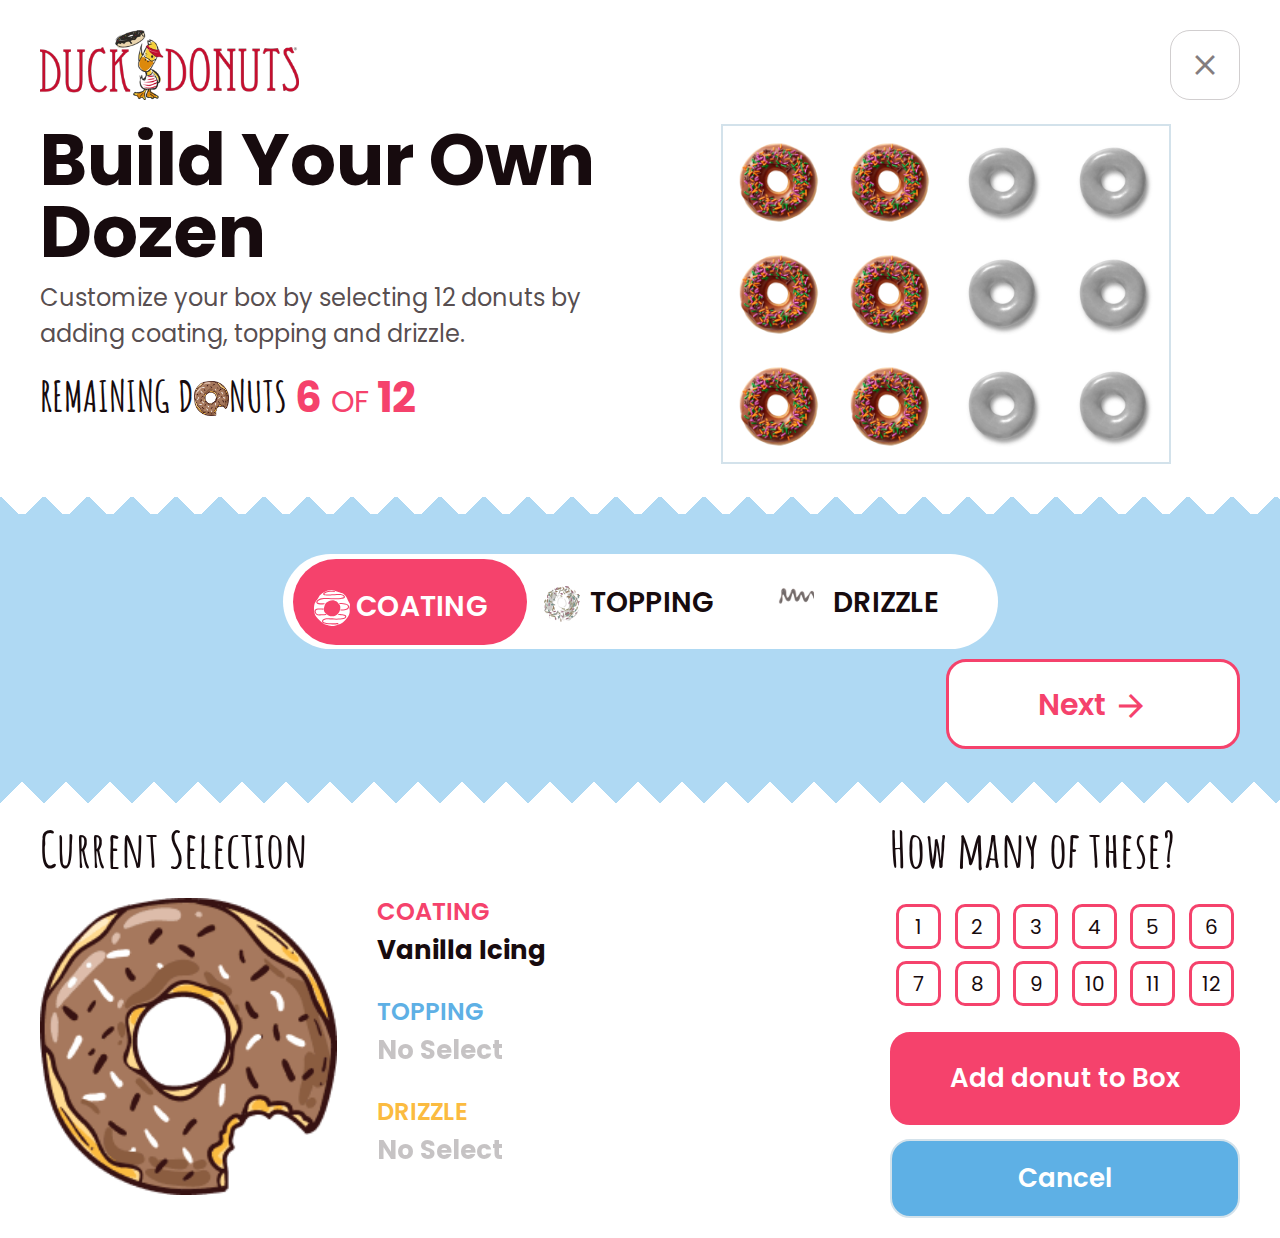
<file: index.html>
<!DOCTYPE html>
<html lang="en">

<head>

    <meta charset="utf-8">
    <meta name="viewport" content="width=device-width, initial-scale=1, shrink-to-fit=no">
    <!-- Webpage Title -->
    <title>Duck Donuts - Order Online</title>
    <meta name="description"
        content="Order Ahead and Skip the Line at Duck Donuts. Place Orders Online or on your Mobile Phone.">
    <meta property="og:title" content="Duck Donuts - Order Online">
    <meta property="og:type" content="restaurant">
    <meta property="og:image" content="https://static.olocdn.net/img/duckdonuts/logo.png?1632750803">
    <meta property="og:url" content="https://order.duckdonuts.com/">
    <meta property="og:description"
        content="Order Ahead and Skip the Line at Duck Donuts. Place Orders Online or on your Mobile Phone.">
    <meta property="og:locale:alternate" content="en_US">
    <meta property="og:site_name" content="Duck Donuts">
    <link rel="shortcut icon" type="image/x-icon" href="images/favicon.ico">
    <link rel="apple-touch-icon" href="https://static.olocdn.net/img/duckdonuts/apple-touch-icon.png?1632750803">

    <!-- Styles -->
    <link href="css/bootstrap.min.css" rel="stylesheet">
    <link href="https://fonts.googleapis.com/icon?family=Material+Icons" rel="stylesheet">
    <link href="css/swiper.css" rel="stylesheet">
    <link href="css/styles.css" rel="stylesheet">
</head>

<body>


    <section class="donut-box-section">
        <div class="dbs-header">
            <a class="logo-image" href="index.html"><img src="images/logo.png" class="img-fluid" /></a>

            <a class="close-btn" href="#">
                <span class="material-icons">
                    close
                </span>
            </a>
        </div>
        <div class="dbs-body">
            <div class="row">
                <div class="col-6">
                    <h1>Build Your Own Dozen</h1>
                    <p>Customize your box by selecting 12 donuts by adding coating,
                        topping and drizzle.
                    </p>
                    <span class="funky">
                        REMAINING D<img src="images/donut 1.png" />NUTS
                        <b id="count">0</b> <span class="funky-normal"> OF </span><b id="total">0</b>
                    </span>
                </div>
                <div class="col-6">
                    <div class="donut-selection">
                        <!--Remove below and rewrite the code for donut selection-->
                        <div class="movie-container d-none">
                            <!--Hidden code-->
                            <!--THis is for donut selection-->
                            <label>Pick a donut:</label>
                            <select id="movie">
                                <option value="10">Strawberry ($10)</option>
                            </select>
                        </div>
                        <!--End waste code-->
                        <div class="container donut-box">
                            <div class="row">
                                <div class="seat selected"></div>
                                <div class="seat selected"></div>
                                <div class="seat"></div>
                                <div class="seat"></div>
                            </div>

                            <div class="row">
                                <div class="seat selected"></div>
                                <div class="seat selected"></div>
                                <div class="seat"></div>
                                <div class="seat"></div>
                            </div>

                            <div class="row">
                                <div class="seat selected"></div>
                                <div class="seat selected"></div>
                                <div class="seat"></div>
                                <div class="seat"></div>
                            </div>
                        </div>
                    </div>

                </div>
            </div>
        </div>

    </section>
    <section class="zig-zag-bottom zig-zag-top">
        <div class="wizard-container">
            <div class="wizard-card" id="wizard">
                <form action="" method="">
                    <div class="wizard-header">

                    </div>
                    <div class="wizard-navigation">
                        <ul class="nav nav-tabs justify-content-center" role="tablist">
                            <li class="nav-item" role="presentation"><a href="#coating" aria-controls="coating" data-toggle="tab" role="tab" class="nav-link  coating1 active">Coating</a></li>
                            <li class="nav-item" role="presentation"><a href="#topping"  aria-controls="topping"  data-toggle="tab" class="nav-link  topping1">Topping</a></li>
                            <li class="nav-item" role="presentation"><a href="#drizzle"  aria-controls="drizzle"  data-toggle="tab" class="nav-link drizzle1">Drizzle</a></li>
                        </ul>
                    </div>

                    <div class="tab-content">
                        <div class="tab-pane" id="coating" role="tabpanel">
                            <div class="row">
                                <div class="col-sm-12">
                                    <h4 class="info-text"> Select your Coating, Choose 1</h4>
                                </div>
                            </div>
                            <div class="choices">
                                <input type="checkbox" name="choice" id="cb1" />
                                <label for="cb1">
                                    <div class="choice-type">
                                        <img src="images/bacon.png" />
                                        Bacon in the Sun
                                    </div>
                                </label>
                                <input type="checkbox" name="choice" id="cb2" /><label for="cb2">
                                    <div class="choice-type">
                                        <img src="images/beachball.png" />
                                        Beach Ball
                                    </div>

                                </label>
                                <input type="checkbox" name="choice" id="cb3" /><label for="cb3">
                                    <div class="choice-type">
                                        <img src="images/blueberry.jpg" />
                                        Blueberry Lemonage
                                    </div>

                                </label>
                                <input type="checkbox" name="choice" id="cb4" /><label for="cb4">
                                    <div class="choice-type">
                                        <img src="images/chocexplo.png" />
                                        Chocolate Explosion
                                    </div>
                                </label>
                                <input type="checkbox" name="choice" id="cb5" />
                                <label for="cb5">
                                    <div class="choice-type">
                                        <img src="images/chocopeanut.png" />
                                        Caramel Crunch
                                    </div>
                                </label>
                                <input type="checkbox" name="choice" id="cb6" /><label for="cb6">
                                    <div class="choice-type">
                                        <img src="images/cinnamon.png" />
                                        Cinnamon Bun
                                    </div>

                                </label>
                                <input type="checkbox" name="choice" id="cb7" /><label for="cb7">
                                    <div class="choice-type">
                                        <img src="images/coconut.png" />
                                        Coconut Bun
                                    </div>

                                </label>
                                <input type="checkbox" name="choice" id="cb8" /><label for="cb8">
                                    <div class="choice-type">
                                        <img src="images/peanut.png" />
                                        Peanut Jelly
                                    </div>
                                </label>
                                <input type="checkbox" name="choice" id="cb9" /><label for="cb9">
                                    <div class="choice-type">
                                        <img src="images/strawberrychoco.png" />
                                        Chocolate Strawberry
                                    </div>
                                </label>
                                <input type="checkbox" name="choice" id="cb10" /><label for="cb10">
                                    <div class="choice-type">
                                        <img src="images/strawberryconfetti.png" />
                                        Strawberry Confetti
                                    </div>
                                </label>
                                <input type="checkbox" name="choice" id="cb11" /><label for="cb11">
                                    <div class="choice-type">
                                        <img src="images/sunrise.png" />
                                        Sunrise
                                    </div>
                                </label>
                                <input type="checkbox" name="choice" id="cb12" /><label for="cb12">
                                    <div class="choice-type">
                                        <img src="images/flip-flop.png" />
                                        The Flip Flop
                                    </div>
                                </label>
                            </div>
                        </div>
                        <div class="tab-pane" id="topping" role="tabpanel">
                            <div class="row">
                                <div class="col-sm-12">
                                    <h4 class="info-text"> Select your Topping, Choose upto 2</h4>
                                </div>
                            </div>
                            <div class="choices">
                                <input type="checkbox" name="choice" id="t1" />
                                <label for="t1">
                                    <div class="choice-type">
                                        <img src="images/none.png" />
                                        None
                                    </div>
                                </label>
                                <input type="checkbox" name="choice" id="t2" /><label for="t2">
                                    <div class="choice-type">
                                        <img src="images/apple.png" />
                                        Apple
                                    </div>

                                </label>
                                <input type="checkbox" name="choice" id="t3" /><label for="t3">
                                    <div class="choice-type">
                                        <img src="images/streu.png" />
                                        Streusel
                                    </div>

                                </label>
                                <input type="checkbox" name="choice" id="t4" /><label for="t4">
                                    <div class="choice-type">
                                        <img src="images/bacont.png" />
                                        Bacon
                                    </div>
                                </label>
                                <input type="checkbox" name="choice" id="t5" />
                                <label for="t5">
                                    <div class="choice-type">
                                        <img src="images/peanutt.png" />
                                        Peanuts
                                    </div>
                                </label>
                                <input type="checkbox" name="choice" id="t6" /><label for="t6">
                                    <div class="choice-type">
                                        <img src="images/graham.png" />
                                        Graham Cracker
                                    </div>

                                </label>
                                <input type="checkbox" name="choice" id="t7" /><label for="t7">
                                    <div class="choice-type">
                                        <img src="images/oreo.png" />
                                        Oreos
                                    </div>

                                </label>
                                <input type="checkbox" name="choice" id="t8" /><label for="t8">
                                    <div class="choice-type">
                                        <img src="images/cinnamonsugar.png" />
                                        Cinnamon Sugar
                                    </div>
                                </label>
                                <input type="checkbox" name="choice" id="t9" /><label for="t9">
                                    <div class="choice-type">
                                        <img src="images/coconutt.png" />
                                        Coconut
                                    </div>
                                </label>
                                <input type="checkbox" name="choice" id="t10" /><label for="t10">
                                    <div class="choice-type">
                                        <img src="images/rainbow.png" />
                                        Rainbow Sprinkles
                                    </div>
                                </label>
                                <input type="checkbox" name="choice" id="t11" /><label for="t11">
                                    <div class="choice-type">
                                        <img src="images/chocosprinkles.png" />
                                        Chocolate Sprinkles
                                    </div>
                                </label>
                                <input type="checkbox" name="choice" id="t12" /><label for="t12">
                                    <div class="choice-type">
                                        <img src="images/sugar.png" />
                                        Powdered Sugar
                                    </div>
                                </label>
                            </div>
                        </div>
                        <div class="tab-pane" id="drizzle" role="tabpanel">
                            <div class="row">
                                <div class="col-sm-12">
                                    <h4 class="info-text"> Select your Drizzle, Choose 1</h4>
                                </div>
                            </div>
                            <div class="choices">
                                <input type="checkbox" name="choice" id="d1" />
                                <label for="d1">
                                    <div class="choice-type">
                                        <img src="images/none.png" />
                                        None
                                    </div>
                                </label>
                                <input type="checkbox" name="choice" id="d2" /><label for="d2">
                                    <div class="choice-type">
                                        <img src="images/pumpkin.png" />
                                        Pumpkin
                                    </div>

                                </label>
                                <input type="checkbox" name="choice" id="d3" /><label for="d3">
                                    <div class="choice-type">
                                        <img src="images/Hotfudge.png" />
                                        Hot Fudge
                                    </div>

                                </label>
                                <input type="checkbox" name="choice" id="d4" /><label for="d4">
                                    <div class="choice-type">
                                        <img src="images/rasperry.png" />
                                        Raspberry
                                    </div>
                                </label>
                                <input type="checkbox" name="choice" id="d5" />
                                <label for="d5">
                                    <div class="choice-type">
                                        <img src="images/vannilla.png" />
                                        Vanilla
                                    </div>
                                </label>
                                <input type="checkbox" name="choice" id="d6" /><label for="d6">
                                    <div class="choice-type">
                                        <img src="images/choco.png" />
                                        Chocolate
                                    </div>

                                </label>
                                <input type="checkbox" name="choice" id="d7" /><label for="d7">
                                    <div class="choice-type">
                                        <img src="images/choco.png" />
                                        Chocolate
                                    </div>

                                </label>
                                <input type="checkbox" name="choice" id="d8" /><label for="d8">
                                    <div class="choice-type">
                                        <img src="images/choco.png" />
                                        Chocolate
                                    </div>
                                </label>
                                <input type="checkbox" name="choice" id="d9" /><label for="d9">
                                    <div class="choice-type">
                                        <img src="images/choco.png" />
                                        Chocolate
                                    </div>
                                </label>
                                <input type="checkbox" name="choice" id="d10" /><label for="d10">
                                    <div class="choice-type">
                                        <img src="images/choco.png" />
                                        Chocolate
                                    </div>
                                </label>
                                <input type="checkbox" name="choice" id="d11" /><label for="d11">
                                    <div class="choice-type">
                                        <img src="images/choco.png" />
                                        Chocolate
                                    </div>
                                </label>
                                <input type="checkbox" name="choice" id="d12" /><label for="d12">
                                    <div class="choice-type">
                                        <img src="images/flip-flop.png" />
                                        The Flip Flop
                                    </div>
                                </label>
                            </div>
                        </div>
                    </div>
                    <div class="wizard-footer">
                        <div class="float-end">
                            <button class='btn btn-next btn-fill btn-danger btn-wd'>
                                Next <i class="material-icons">arrow_forward</i>
                            </button>
                            <button class='btn btn-finish btn-fill btn-danger btn-wd'>
                                Next <i class="material-icons">arrow_forward</i>
                            </button>
                        </div>
                        <div class="float-start">
                            <button class='btn btn-previous btn-fill btn-danger btn-wd'>
                                <i  class="material-icons"> arrow_back</i> Previous
                            </button>
                        </div>
                        <div class="clearfix"></div>
                    </div>
                </form>
            </div>
        </div> <!-- wizard container -->
    </section>
    <section class="bottom-section">
        
            <div class="left-section">
                <h3>Current Selection</h3>
                <div class="row">
                    <div class="col-6"><img src="images/donut 1@3x.png" class="img-fluid" /></div>
                    <div class="col-6">
                        <h4 class="coating-head">Coating</h4>
                        <h5 class="type">Vanilla Icing</h5><br />
                        <h4 class="topping-head">Topping</h4>
                        <h5 class="type no-select">No Select</h5><br />
                        <h4 class="drizzle-head">Drizzle</h4>
                        <h5 class="type no-select">No Select</h5>
                    </div>
                </div>
            </div>
            <div class="right-section">
                <h3>How many of these?</h3>
                <div class="d-flex flex-row flex-wrap justify-content-between quantity">
                    <input type="checkbox" name="qty" id="qty1" class="qtyselect" />
                    <label for="qty1">1</label>
                    <input type="checkbox" name="qty" id="qty2" class="qtyselect" />
                    <label for="qty2">2</label>
                    <input type="checkbox" name="qty" id="qty3" class="qtyselect" />
                    <label for="qty3">3</label>
                    <input type="checkbox" name="qty" id="qty4" class="qtyselect" />
                    <label for="qty4">4</label>
                    <input type="checkbox" name="qty" id="qty5" class="qtyselect" />
                    <label for="qty5">5</label>
                    <input type="checkbox" name="qty" id="qty6" class="qtyselect" />
                    <label for="qty6">6</label>
                    <input type="checkbox" name="qty" id="qty7" class="qtyselect" />
                    <label for="qty7">7</label>
                    <input type="checkbox" name="qty" id="qty8" class="qtyselect" />
                    <label for="qty8">8</label>
                    <input type="checkbox" name="qty" id="qty9" class="qtyselect" />
                    <label for="qty9">9</label>
                    <input type="checkbox" name="qty" id="qty10" class="qtyselect" />
                    <label for="qty10">10</label>
                    <input type="checkbox" name="qty" id="qty11" class="qtyselect" />
                    <label for="qty11">11</label>
                    <input type="checkbox" name="qty" id="qty12" class="qtyselect" />
                    <label for="qty12">12</label>
                </div>
                <button class="btn btn-add active">Add donut to Box</button>
                <button class="btn btn-cancel">Cancel</button>
            </div>
       
    </section>


    <!-- Scripts -->
    <script type="text/javascript">

        $(document).ready(function () {
            //Initialize tooltips
            alert('dsdf');
            $('.nav-tabs > li a[title]').tooltip();

            //Wizard
            $('a[data-toggle="tab"]').on('show.bs.tab', function (e) {

                var $target = $(e.target);

                if ($target.parent().hasClass('disabled')) {
                    return false;
                }
            });

            $(".next-step").click(function (e) {

                var $active = $('.wizard .nav-tabs li.active');
                $active.next().removeClass('disabled');
                nextTab($active);

            });
            $(".prev-step").click(function (e) {

                var $active = $('.wizard .nav-tabs li.active');
                prevTab($active);

            });
        });

        function nextTab(elem) {
            $(elem).next().find('a[data-toggle="tab"]').click();
        }
        function prevTab(elem) {
            $(elem).prev().find('a[data-toggle="tab"]').click();
        }
        $('.qtyselect').on('change', function () {
            if ($('.qtyselect:checked').length > 1) {
                this.checked = false;
            }
        });
    </script>

    <script src="https://cdnjs.cloudflare.com/ajax/libs/jquery/3.1.0/jquery.min.js"></script>
    <script src="js/bootstrap.min.js"></script> <!-- Bootstrap framework -->
    <script src="js/scripts.js"></script> <!-- Custom scripts -->
</body>

</html>
</file>
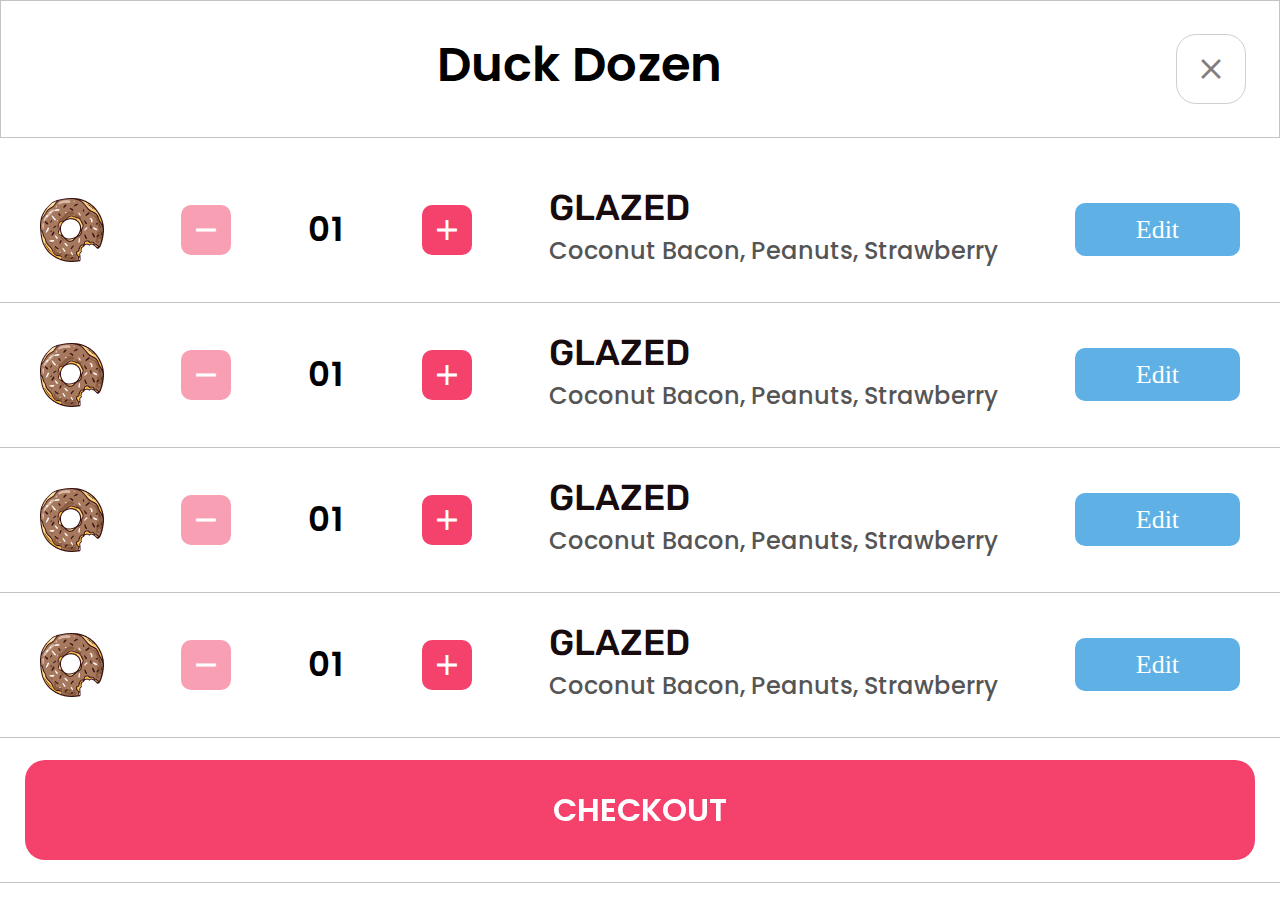
<file: review.html>
<!DOCTYPE html>
<html lang="en">

<head>

    <meta charset="utf-8">
    <meta name="viewport" content="width=device-width, initial-scale=1, shrink-to-fit=no">
    <!-- Webpage Title -->
    <title>Duck Donuts - Order Online</title>
    <meta name="description"
        content="Order Ahead and Skip the Line at Duck Donuts. Place Orders Online or on your Mobile Phone.">
    <meta property="og:title" content="Duck Donuts - Order Online">
    <meta property="og:type" content="restaurant">
    <meta property="og:image" content="https://static.olocdn.net/img/duckdonuts/logo.png?1632750803">
    <meta property="og:url" content="https://order.duckdonuts.com/">
    <meta property="og:description"
        content="Order Ahead and Skip the Line at Duck Donuts. Place Orders Online or on your Mobile Phone.">
    <meta property="og:locale:alternate" content="en_US">
    <meta property="og:site_name" content="Duck Donuts">
    <link rel="shortcut icon" type="image/x-icon" href="images/favicon.ico">
    <link rel="apple-touch-icon" href="https://static.olocdn.net/img/duckdonuts/apple-touch-icon.png?1632750803">

    <link href="css/bootstrap.min.css" rel="stylesheet">
    <link href="https://fonts.googleapis.com/icon?family=Material+Icons" rel="stylesheet">
    <link href="css/swiper.css" rel="stylesheet">
    <link href="css/styles.css" rel="stylesheet">
    <!--fonts-->
    <link rel="preconnect" href="https://fonts.googleapis.com">
    <link rel="preconnect" href="https://fonts.gstatic.com" crossorigin>
    <link href="https://fonts.googleapis.com/css2?family=Rubik:wght@500&display=swap" rel="stylesheet">
</head>

<body>


    <section class="review-heading">
        <div class="d-flex flex-row flex-nowrap justify-content-between align-items-center">
            <h3>Duck Dozen</h3>
            <a class="close-btn" href="#">
                <span class="material-icons">
                    close
                </span>
            </a>
        </div>
    </section>
    <section class="review-list">
        <!--Item 1-->
        <div class="d-flex flex-row justify-content-between align-items-center each-item">
            <img src="images/donut 1.png" />
            <button class="btn btn-minus opacity-5"> <i class="material-icons">
                    remove</i></button>
            <div>01 </div>
            <button class="btn btn-plus"><i class="material-icons">
                add</i></button>
            <div class="d-flex flex-column">
                <h4>GLAZED</h4>
                <h5 class="description">Coconut Bacon, Peanuts, Strawberry</h5>
            </div>
            <button class="btn btn-edit">
                Edit
            </button>
        </div>
        <!--End Item 1-->
        <!--Other items-->
        <div class="d-flex flex-row justify-content-between align-items-center each-item">
            <img src="images/donut 1.png" />
            <button class="btn btn-minus opacity-5"><i class="material-icons">remove</i></button>
            <div>01 </div>
            <button class="btn btn-plus"><i class="material-icons">add</i></button>
            <div class="d-flex flex-column">
                <h4>GLAZED</h4>
                <h5 class="description">Coconut Bacon, Peanuts, Strawberry</h5>
            </div>
            <button class="btn btn-edit">
                Edit
            </button>
        </div>
        <div class="d-flex flex-row justify-content-between align-items-center each-item">
            <img src="images/donut 1.png" />
            <button class="btn btn-minus opacity-5"><i class="material-icons">remove</i></button>
            <div>01 </div>
            <button class="btn btn-plus"><i class="material-icons">add</i></button>
            <div class="d-flex flex-column">
                <h4>GLAZED</h4>
                <h5 class="description">Coconut Bacon, Peanuts, Strawberry</h5>
            </div>
            <button class="btn btn-edit">
                Edit
            </button>
        </div>
        <div class="d-flex flex-row justify-content-between align-items-center each-item">
            <img src="images/donut 1.png" />
            <button class="btn btn-minus opacity-5"><i class="material-icons">remove</i></button>
            <div>01 </div>
            <button class="btn btn-plus"><i class="material-icons">add</i></button>
            <div class="d-flex flex-column">
                <h4>GLAZED</h4>
                <h5 class="description">Coconut Bacon, Peanuts, Strawberry</h5>
            </div>
            <button class="btn btn-edit">
                Edit
            </button>
        </div>
        <div class="d-flex flex-row justify-content-between align-items-center each-item">
            <img src="images/donut 1.png" />
            <button class="btn btn-minus opacity-5"><i class="material-icons">remove</i></button>
            <div>01 </div>
            <button class="btn btn-plus"><i class="material-icons">add</i></button>
            <div class="d-flex flex-column">
                <h4>GLAZED</h4>
                <h5 class="description">Coconut Bacon, Peanuts, Strawberry</h5>
            </div>
            <button class="btn btn-edit">
                Edit
            </button>
        </div>
        <div class="d-flex flex-row justify-content-between align-items-center each-item">
            <img src="images/donut 1.png" />
            <button class="btn btn-minus opacity-5"><i class="material-icons">remove</i></button>
            <div>01 </div>
            <button class="btn btn-plus"><i class="material-icons">add</i></button>
            <div class="d-flex flex-column">
                <h4>GLAZED</h4>
                <h5 class="description">Coconut Bacon, Peanuts, Strawberry</h5>
            </div>
            <button class="btn btn-edit">
                Edit
            </button>
        </div>
        <div class="d-flex flex-row justify-content-between align-items-center each-item">
            <img src="images/donut 1.png" />
            <button class="btn btn-minus opacity-5"><i class="material-icons">remove</i></button>
            <div>01 </div>
            <button class="btn btn-plus"><i class="material-icons">add</i></button>
            <div class="d-flex flex-column">
                <h4>GLAZED</h4>
                <h5 class="description">Coconut Bacon, Peanuts, Strawberry</h5>
            </div>
            <button class="btn btn-edit">
                Edit
            </button>
        </div>
        <div class="d-flex flex-row justify-content-between align-items-center each-item">
            <img src="images/donut 1.png" />
            <button class="btn btn-minus opacity-5"><i class="material-icons">remove</i></button>
            <div>01 </div>
            <button class="btn btn-plus"><i class="material-icons">add</i></button>
            <div class="d-flex flex-column">
                <h4>GLAZED</h4>
                <h5 class="description">Coconut Bacon, Peanuts, Strawberry</h5>
            </div>
            <button class="btn btn-edit">
                Edit
            </button>
        </div>
        <div class="d-flex flex-row justify-content-between align-items-center each-item">
            <img src="images/donut 1.png" />
            <button class="btn btn-minus opacity-5"><i class="material-icons">remove</i></button>
            <div>01 </div>
            <button class="btn btn-plus"><i class="material-icons">add</i></button>
            <div class="d-flex flex-column">
                <h4>GLAZED</h4>
                <h5 class="description">Coconut Bacon, Peanuts, Strawberry</h5>
            </div>
            <button class="btn btn-edit">
                Edit
            </button>
        </div>
        <div class="d-flex flex-row justify-content-between align-items-center each-item">
            <img src="images/donut 1.png" />
            <button class="btn btn-minus opacity-5"><i class="material-icons">remove</i></button>
            <div>01 </div>
            <button class="btn btn-plus"><i class="material-icons">add</i></button>
            <div class="d-flex flex-column">
                <h4>GLAZED</h4>
                <h5 class="description">Coconut Bacon, Peanuts, Strawberry</h5>
            </div>
            <button class="btn btn-edit">
                Edit
            </button>
        </div>
        <div class="d-flex flex-row justify-content-between align-items-center each-item">
            <img src="images/donut 1.png" />
            <button class="btn btn-minus opacity-5"><i class="material-icons">remove</i></button>
            <div>01 </div>
            <button class="btn btn-plus"><i class="material-icons">add</i></button>
            <div class="d-flex flex-column">
                <h4>GLAZED</h4>
                <h5 class="description">Coconut Bacon, Peanuts, Strawberry</h5>
            </div>
            <button class="btn btn-edit">
                Edit
            </button>
        </div>
        <div class="d-flex flex-row justify-content-between align-items-center each-item">
            <img src="images/donut 1.png" />
            <button class="btn btn-minus opacity-5"><i class="material-icons">remove</i></button>
            <div>01 </div>
            <button class="btn btn-plus"><i class="material-icons">add</i></button>
            <div class="d-flex flex-column">
                <h4>GLAZED</h4>
                <h5 class="description">Coconut Bacon, Peanuts, Strawberry</h5>
            </div>
            <button class="btn btn-edit">
                Edit
            </button>
        </div>
        <div class="d-flex flex-row justify-content-between align-items-center each-item">
            <img src="images/donut 1.png" />
            <button class="btn btn-minus opacity-5"><i class="material-icons">remove</i></button>
            <div>01 </div>
            <button class="btn btn-plus"><i class="material-icons">add</i></button>
            <div class="d-flex flex-column">
                <h4>GLAZED</h4>
                <h5 class="description">Coconut Bacon, Peanuts, Strawberry</h5>
            </div>
            <button class="btn btn-edit">
                Edit
            </button>
        </div>
        <div class="d-flex flex-row justify-content-between align-items-center each-item">
            <img src="images/donut 1.png" />
            <button class="btn btn-minus opacity-5"><i class="material-icons">remove</i></button>
            <div>01 </div>
            <button class="btn btn-plus"><i class="material-icons">add</i></button>
            <div class="d-flex flex-column">
                <h4>GLAZED</h4>
                <h5 class="description">Coconut Bacon, Peanuts, Strawberry</h5>
            </div>
            <button class="btn btn-edit">
                Edit
            </button>
        </div>
        <div class="d-flex flex-row justify-content-between align-items-center each-item">
            <img src="images/donut 1.png" />
            <button class="btn btn-minus opacity-5"><i class="material-icons">remove</i></button>
            <div>01 </div>
            <button class="btn btn-plus"><i class="material-icons">add</i></button>
            <div class="d-flex flex-column">
                <h4>GLAZED</h4>
                <h5 class="description">Coconut Bacon, Peanuts, Strawberry</h5>
            </div>
            <button class="btn btn-edit">
                Edit
            </button>
        </div>
        <div class="d-flex flex-row justify-content-between align-items-center each-item">
            <img src="images/donut 1.png" />
            <button class="btn btn-minus opacity-5"><i class="material-icons">remove</i></button>
            <div>01 </div>
            <button class="btn btn-plus"><i class="material-icons">add</i></button>
            <div class="d-flex flex-column">
                <h4>GLAZED</h4>
                <h5 class="description">Coconut Bacon, Peanuts, Strawberry</h5>
            </div>
            <button class="btn btn-edit">
                Edit
            </button>
        </div>
        <div class="d-flex flex-row justify-content-between align-items-center each-item">
            <img src="images/donut 1.png" />
            <button class="btn btn-minus opacity-5"><i class="material-icons">remove</i></button>
            <div>01 </div>
            <button class="btn btn-plus"><i class="material-icons">add</i></button>
            <div class="d-flex flex-column">
                <h4>GLAZED</h4>
                <h5 class="description">Coconut Bacon, Peanuts, Strawberry</h5>
            </div>
            <button class="btn btn-edit">
                Edit
            </button>
        </div>
        <div class="d-flex flex-row justify-content-between align-items-center each-item">
            <img src="images/donut 1.png" />
            <button class="btn btn-minus opacity-5"><i class="material-icons">remove</i></button>
            <div>01 </div>
            <button class="btn btn-plus"><i class="material-icons">add</i></button>
            <div class="d-flex flex-column">
                <h4>GLAZED</h4>
                <h5 class="description">Coconut Bacon, Peanuts, Strawberry</h5>
            </div>
            <button class="btn btn-edit">
                Edit
            </button>
        </div>
        <div class="d-flex flex-row justify-content-between align-items-center each-item">
            <img src="images/donut 1.png" />
            <button class="btn btn-minus opacity-5"><i class="material-icons">remove</i></button>
            <div>01 </div>
            <button class="btn btn-plus"><i class="material-icons">add</i></button>
            <div class="d-flex flex-column">
                <h4>GLAZED</h4>
                <h5 class="description">Coconut Bacon, Peanuts, Strawberry</h5>
            </div>
            <button class="btn btn-edit">
                Edit
            </button>
        </div>
        <div class="d-flex flex-row justify-content-between align-items-center each-item">
            <img src="images/donut 1.png" />
            <button class="btn btn-minus opacity-5"><i class="material-icons">remove</i></button>
            <div>01 </div>
            <button class="btn btn-plus"><i class="material-icons">add</i></button>
            <div class="d-flex flex-column">
                <h4>GLAZED</h4>
                <h5 class="description">Coconut Bacon, Peanuts, Strawberry</h5>
            </div>
            <button class="btn btn-edit">
                Edit
            </button>
        </div>
        <div class="d-flex flex-row justify-content-between align-items-center each-item">
            <img src="images/donut 1.png" />
            <button class="btn btn-minus opacity-5"><i class="material-icons">remove</i></button>
            <div>01 </div>
            <button class="btn btn-plus"><i class="material-icons">add</i></button>
            <div class="d-flex flex-column">
                <h4>GLAZED</h4>
                <h5 class="description">Coconut Bacon, Peanuts, Strawberry</h5>
            </div>
            <button class="btn btn-edit">
                Edit
            </button>
        </div>
        <div class="d-flex flex-row justify-content-between align-items-center each-item">
            <img src="images/donut 1.png" />
            <button class="btn btn-minus opacity-5"><i class="material-icons">remove</i></button>
            <div>01 </div>
            <button class="btn btn-plus"><i class="material-icons">add</i></button>
            <div class="d-flex flex-column">
                <h4>GLAZED</h4>
                <h5 class="description">Coconut Bacon, Peanuts, Strawberry</h5>
            </div>
            <button class="btn btn-edit">
                Edit
            </button>
        </div>
        <div class="d-flex flex-row justify-content-between align-items-center each-item">
            <img src="images/donut 1.png" />
            <button class="btn btn-minus opacity-5"><i class="material-icons">remove</i></button>
            <div>01 </div>
            <button class="btn btn-plus"><i class="material-icons">add</i></button>
            <div class="d-flex flex-column">
                <h4>GLAZED</h4>
                <h5 class="description">Coconut Bacon, Peanuts, Strawberry</h5>
            </div>
            <button class="btn btn-edit">
                Edit
            </button>
        </div>
        <div class="d-flex flex-row justify-content-between align-items-center each-item">
            <img src="images/donut 1.png" />
            <button class="btn btn-minus opacity-5"><i class="material-icons">remove</i></button>
            <div>01 </div>
            <button class="btn btn-plus"><i class="material-icons">add</i></button>
            <div class="d-flex flex-column">
                <h4>GLAZED</h4>
                <h5 class="description">Coconut Bacon, Peanuts, Strawberry</h5>
            </div>
            <button class="btn btn-edit">
                Edit
            </button>
        </div>

    </section>
    <section class="footer-review">
        <button class="btn btn-checkout">Checkout</button>
    </section>

    <!-- Scripts -->
    <script type="text/javascript">

    </script>

    <script src="https://cdnjs.cloudflare.com/ajax/libs/jquery/3.1.0/jquery.min.js"></script>
    <script src="js/bootstrap.min.js"></script> <!-- Bootstrap framework -->
    <script src="js/scripts.js"></script> <!-- Custom scripts -->
</body>

</html>
</file>
<file: css/styles.css>
@import url("https://fonts.googleapis.com/css2?family=Amatic+SC:wght@400;700&family=Poppins:wght@100;200;300;400;500;600;700;800;900&display=swap");

body {
    --primary: #f5426c;
    --secondary: #5eb0e5;
    --wizardbg: #afd9f3;
    color: #170b0e;
    font-family: "Poppins", sans-serif;
}

/*Dynamimc Icons*/
.coating1 {
    --icons: url("../images/Coating.svg");
}

.drizzle1 {
    --icons: url("../images/Drizzle.svg");
}

.topping1 {
    --icons: url("../images/Topping.svg");
}
h1 {
    font-size: 72px;
    font-weight: 700;
    line-height: 1;
    margin-bottom: 0;
}
.donut-box-section {
    width: 100%;
    padding: 30px 40px 50px 40px;
}
.donut-box-section .dbs-header {
    display: flex;
    justify-content: space-between;
    align-items: center;
    margin-bottom: 1.5rem;
}
.donut-box-section .dbs-header .logo-image img {
    height: 70px;
    width: auto;
}
.close-btn {
    height: 70px;
    width: 70px;
    border-radius: 20px;
    padding: 17px;
    border: 1px solid rgb(23 11 14 / 20%);
}
.close-btn span {
    font-size: 34px;
    color: rgb(23 11 14 / 54%);
}
.donut-box-section .dbs-body {
    width: 100%;
}
.donut-box-section .dbs-body p {
    font-size: 1.5rem;
    color: rgb(23 11 14 / 74%);
    margin: 12px 0;
}
span.funky {
    font-family: "Amatic SC", cursive;
    font-size: 42px;
    font-weight: 600;
}
span.funky b {
    font-family: "Poppins", sans-serif;
    font-weight: 700;
    color: var(--primary);
}

span.funky img {
    width: 35px;
    height: auto;
}
span.funky span.funky-normal {
    font-family: "Poppins", sans-serif;
    font-weight: 400;
    font-size: 30px;
    color: var(--primary);
}

/*donut seection*/
.movie-container {
    margin: 20px 0;
}

.movie-container select {
    background-color: #fff;
    border: 0;
    border-radius: 5px;
    font-size: 14px;
    margin-left: 10px;
    padding: 5px 15px 5px 15px;
    appearance: none;
    -moz-appearance: none;
    -webkit-appearance: none;
}
.donut-box {
    max-width: 450px;
    margin: 0 auto;
    border: 2px solid #d3e2eb;
}
.donut-box .row {
    justify-content: space-between;
}

.seat {
    /*background-color: #444451;*/
    background-image: url("../images/plain.png");
    background-size: 100%;
    background-repeat: no-repeat;
    height: 88px;
    width: 88px;
    margin: 12px 0;
    border-radius: 50%;
}

.seat.selected {
    background-image: url("../images/strawberryconfetti.png");
    background-size: 100%;
    background-repeat: no-repeat;
}

.seat.occupied {
    background-color: #f00;
}

.seat:not(.occupied):hover {
    cursor: pointer;
    transform: scale(1.2);
}

.showcase.seat:not(.occupied):hover {
    cursor: default;
    transform: scale(1);
}

.showcase {
    background-color: rgba(0, 0, 0, 0.1);
    padding: 5px 10px;
    border-radius: 5px;
    color: #777;
    list-style-type: none;
    display: flex;
    justify-content: space-between;
}

.showcase li {
    display: flex;
    align-items: center;
    justify-content: center;
    margin: 0 10px;
}

.showcase li small {
    margin-left: 2px;
}

/*Zig Zag Background*/
.zig-zag-top:before {
    background: linear-gradient(-45deg, var(--wizardbg) 45px, red 45px, blue 45px, transparent 0),
        linear-gradient(45deg, var(--wizardbg) 45px, transparent 0);
    background-position: left top;
    background-repeat: repeat-x;
    background-size: 44px 62px;
    content: " ";
    display: block;
    height: 20px;
    width: 100%;
    position: relative;
    bottom: 17px;
    left: 0;
}

.zig-zag-bottom {
    margin: 32px 0;
    margin-top: 0;
    background: var(--wizardbg);
}

.zig-zag-top {
    margin: 0;
    margin-bottom: 0;
    background: var(--wizardbg);
}

.zig-zag-bottom,
.zig-zag-top {
    padding: 0;
}

.zig-zag-bottom:after {
    background: linear-gradient(-45deg, transparent 45px, var(--wizardbg) 0),
        linear-gradient(45deg, transparent 45px, var(--wizardbg) 0);
    background-repeat: repeat-x;
    background-position: left bottom;
    background-size: 44px 62px;
    content: "";
    display: block;
    width: 100%;
    height: 45px;
    position: relative;
    top: 44px;
    left: 0px;
    margin-top: -15px;
}

/*wizard design*/
.wizard-container {
    width: 100%;
    padding: 20px 40px 0 40px;
}

.wizard-navigation {
    margin: 0 auto;
    width: 715px;
    height: 95px;
    background: #fff;
    border-radius: 64px;
    position: relative;
    padding: 1px;
}

.wizard-card .picture-container {
    position: relative;
    cursor: pointer;
    text-align: center;
}

.wizard-card .picture {
    width: 106px;
    height: 106px;
    background-color: #999999;
    border: 4px solid #cccccc;
    color: #ffffff;
    border-radius: 50%;
    margin: 5px auto;
    overflow: hidden;
    transition: all 0.2s;
    -webkit-transition: all 0.2s;
}

.wizard-card .picture:hover {
    border-color: #2ca8ff;
}

.wizard-card .moving-tab {
    display:none;
    position: absolute;
    font-family: Poppins;
    text-align: center;
    padding: 24.7px 27px 30.7px 29px;
    font-size: 28px;
    text-transform: uppercase;
    -webkit-font-smoothing: subpixel-antialiased;
    background-color: var(--primary);
    border-radius: 64px;
    top: 4px;
    left: 4px;
    color: #ffffff;
    cursor: pointer;
    font-weight: 600;
    width: 234px !important;
    height: 86px;
}

.nav-pills {
     height: 86px;
    font-size: 28px;
    font-weight: bold;
    font-family: Poppins;
    text-transform: uppercase;
    text-decoration: none;
    padding: 0;
    border: none;
}

.nav-pills li a {
    text-decoration: none;
    position: relative;
    padding-left: 40px;
}

.nav-pills li a::before {
    background-image: var(--icons);
    background-repeat: no-repeat;
    content: "";
    height: 36px;
    width: 36px;
    position: absolute;
    left: 21px;
    top: 11px;
    filter: invert(40%);
    margin-top: 20px;
}
.nav-tabs:not(.nav-tabs-neutral)>.nav-item>.nav-link.active a:before,.nav-pills li a.active::before{
    filter:brightness(10);
}
.nav-pills li a img {
    filter: invert(40%);
    margin-right: 8px;
    margin-top: -2px;
}

.wizard-card[data-color="red"] .picture:hover {
    border-color: #f44336;
}

.wizard-card[data-color="red"] .choice:hover .icon,
.wizard-card[data-color="red"] .choice.active .icon {
    border-color: #f44336;
    color: #f44336;
}

.wizard-card[data-color="red"] .form-group .form-control {
    background-image: linear-gradient(#f44336, #f44336), linear-gradient(#d2d2d2, #d2d2d2);
}

.wizard-card[data-color="red"] .checkbox input[type="checkbox"]:checked + .checkbox-material .check {
    background-color: #f44336;
}

.wizard-card[data-color="red"] .radio input[type="radio"]:checked ~ .check {
    background-color: #f44336;
}

.wizard-card[data-color="red"] .radio input[type="radio"]:checked ~ .circle {
    border-color: #f44336;
}

.wizard-card .picture input[type="file"] {
    cursor: pointer;
    display: block;
    height: 100%;
    left: 0;
    opacity: 0 !important;
    position: absolute;
    top: 0;
    width: 100%;
}

.wizard-card .picture-src {
    width: 100%;
}

.wizard-card .wizard-footer .checkbox {
    margin-top: 16px;
}

.wizard-card .disabled {
    display: none;
}

.wizard-card .wizard-header {
    text-align: center;
}

.wizard-card .wizard-header h5 {
    margin: 5px 0 0;
}

.wizard-card .nav-pills > li {
    text-align: center;
    width: 234px !important;
    height: 85.5px;
    margin: 0.3px 0 0;
  
}

.wizard-card .info-text {
    text-align: center;
    font-family: Poppins;
    font-size: 30px;
    color: #170b0e;
    font-weight: normal;
    margin-top: 25px;
    margin-bottom: 20px;
}

.wizard-card .choice {
    text-align: center;
    cursor: pointer;
    margin-top: 20px;
}

.wizard-card .choice .icon {
    text-align: center;
    vertical-align: middle;
    height: 116px;
    width: 116px;
    border-radius: 50%;
    color: #999999;
    margin: 0 auto 20px;
    border: 4px solid #cccccc;
    transition: all 0.2s;
    -webkit-transition: all 0.2s;
}

.wizard-card .choice i {
    font-size: 40px;
    line-height: 111px;
}

.wizard-card .choice:hover .icon,
.wizard-card .choice.active .icon {
    border-color: #2ca8ff;
}

.wizard-card .choice input[type="radio"],
.wizard-card .choice input[type="checkbox"] {
    position: absolute;
    left: -10000px;
    z-index: -1;
}

.wizard-card .btn-finish {
    display: none;
}

.wizard-card .description {
    color: #999999;
    font-size: 14px;
}

.wizard-card .wizard-title {
    margin: 0;
}

.wizard-footer {
    margin-top: 10px;
}

.wizard-footer .btn {
    width: 294px;
    height: 90px;
    border-radius: 20px;
    background: #fff;
    border: solid 3px var(--primary);
    color: var(--primary);
    font-family: Poppins;
    font-size: 30px;
    font-weight: 600;
    text-align: center;
}
.wizard-footer .btn i {
    font-size: 36px;
    vertical-align: middle;
}
.wizard-footer .btn-finish {
    border: solid 3px rgba(23, 11, 14, 0.4) !important;
    color: rgba(23, 11, 14, 0.4);
}

/*ends wizard*/

/* Extra styles*/
.mb-24 {
    margin-bottom: 24px;
}

.p-25 {
    padding: 25px;
}

.py-25 {
    padding-top: 25px;
    padding-bottom: 25px;
}

.px-40 {
    padding-left: 40px;
    padding-right: 40px;
}

.p-large {
    font-size: 1.125rem;
    line-height: 1.75rem;
}

.p-small {
    font-size: 0.875rem;
    line-height: 1.5rem;
}

.testimonial-text {
    font-style: italic;
}

.testimonial-author {
    font-weight: 700;
    font-size: 1.25rem;
    line-height: 1.75rem;
}

.li-space-lg li {
    margin-bottom: 0.5rem;
}

a {
    color: #5e6576;
    text-decoration: underline;
}

a:hover {
    color: #5e6576;
    text-decoration: underline;
}

.no-line {
    text-decoration: none;
}

.no-line:hover {
    text-decoration: none;
}

.read-more {
    font-weight: 600;
    font-size: 0.875rem;
    line-height: 1.5rem;
}

.read-more .fas {
    margin-left: 0.625rem;
    font-size: 1rem;
    vertical-align: -8%;
}

.blue {
    color: #0092ff;
}

.bg-gray {
    background-color: #fcfafb;
}

.section-title {
    margin-bottom: 0.5rem;
    color: #ef473d;
    font-weight: 600;
    font-size: 0.875rem;
}

.btn-solid-reg {
    display: inline-block;
    padding: 1.375rem 2.25rem 1.375rem 2.25rem;
    border: 1px solid #0092ff;
    border-radius: 30px;
    background-color: #0092ff;
    color: #ffffff;
    font-weight: 600;
    font-size: 0.875rem;
    line-height: 0;
    text-decoration: none;
    transition: all 0.2s;
}

.btn-solid-reg:hover {
    background-color: transparent;
    color: #0092ff;
    /* needs to stay here because of the color property of a tag */
    text-decoration: none;
}

.btn-solid-lg {
    display: inline-block;
    padding: 1.625rem 2.625rem 1.625rem 2.625rem;
    border: 1px solid #0092ff;
    border-radius: 30px;
    background-color: #0092ff;
    color: #ffffff;
    font-weight: 600;
    font-size: 0.875rem;
    line-height: 0;
    text-decoration: none;
    transition: all 0.2s;
}

.btn-solid-lg:hover {
    background-color: transparent;
    color: #0092ff;
    /* needs to stay here because of the color property of a tag */
    text-decoration: none;
}

.btn-solid-sm {
    display: inline-block;
    padding: 1rem 1.5rem 1rem 1.5rem;
    border: 1px solid #0092ff;
    border-radius: 30px;
    background-color: #0092ff;
    color: #ffffff;
    font-weight: 600;
    font-size: 0.875rem;
    line-height: 0;
    text-decoration: none;
    transition: all 0.2s;
}

.btn-solid-sm:hover {
    background-color: transparent;
    color: #0092ff;
    /* needs to stay here because of the color property of a tag */
    text-decoration: none;
}

.btn-outline-reg {
    display: inline-block;
    padding: 1.375rem 2.25rem 1.375rem 2.25rem;
    border: 1px solid #ef473d;
    border-radius: 30px;
    background-color: transparent;
    color: #ef473d;
    font-weight: 600;
    font-size: 0.875rem;
    line-height: 0;
    text-decoration: none;
    transition: all 0.2s;
}

.btn-outline-reg:hover {
    background-color: #ef473d;
    color: #ffffff;
    text-decoration: none;
}

.btn-outline-lg {
    display: inline-block;
    padding: 1.625rem 2.625rem 1.625rem 2.625rem;
    border: 1px solid #ef473d;
    border-radius: 30px;
    background-color: transparent;
    color: #ef473d;
    font-weight: 600;
    font-size: 0.875rem;
    line-height: 0;
    text-decoration: none;
    transition: all 0.2s;
}

.btn-outline-lg:hover {
    background-color: #ef473d;
    color: #ffffff;
    text-decoration: none;
}

.btn-outline-sm {
    display: inline-block;
    padding: 1rem 1.5rem 1rem 1.5rem;
    border: 1px solid #ef473d;
    border-radius: 30px;
    background-color: transparent;
    color: #ef473d;
    font-weight: 600;
    font-size: 0.875rem;
    line-height: 0;
    text-decoration: none;
    transition: all 0.2s;
}

.btn-outline-sm:hover {
    background-color: #ef473d;
    color: #ffffff;
    text-decoration: none;
}

.form-group {
    position: relative;
    margin-bottom: 1.25rem;
}

.form-control-input,
.form-control-textarea {
    width: 100%;
    padding-top: 0.875rem;
    padding-bottom: 0.875rem;
    padding-left: 1.5rem;
    border: 1px solid #cbcbd1;
    border-radius: 8px;
    background-color: #ffffff;
    font-size: 0.875rem;
    line-height: 1.5rem;
    -webkit-appearance: none;
    /* removes inner shadow on form inputs on ios safari */
}

.form-control-textarea {
    display: block;
    height: 14rem;
    /* used instead of html rows to normalize height between Chrome and IE/FF */
}

.form-control-input:focus,
.form-control-textarea:focus {
    border: 1px solid #a1a1a1;
    outline: none;
    /* Removes blue border on focus */
}

.form-control-input:hover,
.form-control-textarea:hover {
    border: 1px solid #a1a1a1;
}

.form-control-submit-button {
    display: inline-block;
    width: 100%;
    height: 3.25rem;
    border: 1px solid #0092ff;
    border-radius: 30px;
    background-color: #0092ff;
    color: #ffffff;
    font-weight: 600;
    font-size: 0.875rem;
    line-height: 0;
    cursor: pointer;
    transition: all 0.2s;
}

.form-control-submit-button:hover {
    border: 1px solid #0092ff;
    background-color: transparent;
    color: #0092ff;
}

.screen {
    background-color: #f00;
    height: 70px;
    width: 100%;
    margin: 15px 0;
    transform: rotateX(-45deg);
    box-shadow: 0 3px 10px rgba(255, 255, 255, 0.7);
}

/* end donu t selection*/

/*choices*/
.choices {
    display: flex;
    flex-direction: row;
    flex-wrap: wrap;
    justify-content: space-between;
    align-items: flex-start;
    align-content: space-around;
}
.choices .choice-type {
    display: flex;
    align-items: center;
}

.choices input[type="checkbox"],
.choices input[type="radio"] {
    display: none;
}

.choices label {
    cursor: pointer;
    width: 294px;
    height: 100px;
    background: #fff;
    padding: 10px;
    border-radius: 20px;
    border: solid 2px #d3e2eb;
    font-size: 28px;
    font-weight: 500;
    margin: 20px 0;
    line-height: 1.1;
}

.choices label img {
    width: 80px;
    height: 80px;
    border-radius: 20px;
    margin-right: 10px;
}

.choices input[type="checkbox"]:checked + label {
    border: solid 3px var(--primary);
    color: var(--primary);
}

.choices input[type="checkbox"]:checked + label:hover {
    background: rgba(0, 128, 128, 0, 0.7);
}

/*bottom section*/
.bottom-section {
    padding: 40px 40px 20px 40px;
    display: flex;
    justify-content: space-between;
}

.bottom-section h3 {
    font-size: 50px;
    font-family: "Amatic SC", cursive;
    font-weight: bold;
    letter-spacing: 0.45px;
    margin-bottom: 19px;
}

.bottom-section .right-section {
    width: 350px;
    padding: 0;
    float: right;
}

.bottom-section .left-section {
    width: 650px;
}

.bottom-section .left-section img {
    width: 95%;
}

.coating-head {
    font-family: Poppins;
    font-size: 24px;
    font-weight: 600;
    color: var(--primary);
    text-transform: uppercase;
}

.type {
    font-family: Poppins;
    font-size: 26px;
    font-weight: bold;
    color: #170b0e;
}

.topping-head {
    font-family: Poppins;
    font-size: 24px;
    font-weight: 600;
    color: var(--secondary);
    text-transform: uppercase;
}

.drizzle-head {
    font-family: Poppins;
    font-size: 24px;
    font-weight: 600;
    color: #fbbb40;
    text-transform: uppercase;
}

.no-select {
    opacity: 0.24;
}

/*quantity btn*/
.quantity {
    margin-bottom: 20px;
}

.quantity label {
    height: 45px;
    width: 45px;
    text-align: center;
    font-size: 20px;
    border: solid 3px var(--primary);
    border-radius: 10px;
    font-family: Poppins;
    line-height: 40px;
    margin: 6px;
}

.quantity input[type="checkbox"],
.quantity input[type="radio"] {
    display: none;
}

.quantity input[type="checkbox"]:checked + label {
    color: #fff;
    background-color: var(--primary);
}

.quantity input[type="checkbox"]:checked + label:hover {
    background: rgba(0, 128, 128, 0, 0.7);
}

.btn-add {
    padding: 24px 33px;
    background: #fff;
    border-radius: 20px;
    font-family: Poppins;
    font-size: 26px;
    font-weight: 600;
    color: rgba(23, 11, 14, 0.4);
    border: solid 3px rgba(23, 11, 14, 0.4);
    width: 100%;
    margin-bottom: 14px;
}

.btn-add.active {
    background: var(--primary);
    color: #fff;
    border-color: var(--primary);
}

.btn-cancel {
    padding: 18px;
    width: 100%;
    font-family: Poppins;
    font-size: 26px;
    font-weight: 600;
    border-radius: 20px;
    border: solid 2px #d3e2eb;
    background-color: var(--secondary);
    color: #fff;
}

/*Review page*/
.review-heading {
    border: solid 1px #c4c4c4;
    background-color: #fff;
    padding: 33px;
    margin: 0 0 20px;
}

.review-heading h3 {
    font-family: Poppins;
    font-size: 48px;
    font-weight: 600;
    letter-spacing: 0.36px;
    text-align: center;
    color: #000;
    width: 90%;
}
.review-list {
    height: 83vh;
    overflow-y: scroll;
}
.each-item {
    padding: 28px 40px;
    border-bottom: 1px solid #c4c4c4;
}
.review-list img {
    width: 64px;
    height: 64px;
}
.review-list div {
    font-family: Poppins;
    font-size: 34px;
    font-weight: 600;
    color: #000;
}
.review-list h4 {
    font-family: "Rubik", sans-serif;
    font-size: 36px;
    font-weight: 500;
    color: #170b0e;
}

.review-list h5 {
    font-family: Poppins;
    font-size: 24px;
    font-weight: 500;
    color: #555;
}

.btn-plus,
.btn-minus {
    width: 50px;
    height: 50px;
    background: var(--primary);
    color: #fff;
    text-align: center;
    border-radius: 10px;
    padding: 7px;
}

.btn-plus i,
.btn-minus i {
    font-size: 34px;
}

.opacity-5 {
    opacity: 0.5;
}

.btn-edit {
    width: 165px;
    background-color: var(--secondary);
    color: #fff;
    border-radius: 10px;
    font-family: Roboto;
    font-size: 26px;
    font-weight: 500;
}
.footer-review {
    padding: 40px 25px;
    position: fixed;
    bottom: 0;
    width: 100%;
}
.footer-review .btn-checkout {
    background-color: var(--primary);
    padding: 25px;
    text-transform: uppercase;
    color: #fff;
    border-radius: 20px;
    width: 100%;
    font-family: Poppins;
    font-size: 32px;
    font-weight: 600;
}
/*extras*/

.nav-item .nav-link,
.nav-tabs .nav-link {
    -webkit-transition: all 300ms ease 0s;
    -moz-transition: all 300ms ease 0s;
    -o-transition: all 300ms ease 0s;
    -ms-transition: all 300ms ease 0s;
    transition: all 300ms ease 0s;
}

.card a {
    -webkit-transition: all 150ms ease 0s;
    -moz-transition: all 150ms ease 0s;
    -o-transition: all 150ms ease 0s;
    -ms-transition: all 150ms ease 0s;
    transition: all 150ms ease 0s;
}

[data-toggle="collapse"][data-parent="#accordion"] i {
    -webkit-transition: transform 150ms ease 0s;
    -moz-transition: transform 150ms ease 0s;
    -o-transition: transform 150ms ease 0s;
    -ms-transition: all 150ms ease 0s;
    transition: transform 150ms ease 0s;
}

[data-toggle="collapse"][data-parent="#accordion"][aria-expanded="true"] i {
    filter: progid:DXImageTransform.Microsoft.BasicImage(rotation=2);
    -webkit-transform: rotate(180deg);
    -ms-transform: rotate(180deg);
    transform: rotate(180deg);
}


.now-ui-icons {
    display: inline-block;
    font: normal normal normal 14px/1 'Nucleo Outline';
    font-size: inherit;
    speak: none;
    text-transform: none;
    -webkit-font-smoothing: antialiased;
    -moz-osx-font-smoothing: grayscale;
}

@-webkit-keyframes nc-icon-spin {
    0% {
        -webkit-transform: rotate(0deg);
    }

    100% {
        -webkit-transform: rotate(360deg);
    }
}

@-moz-keyframes nc-icon-spin {
    0% {
        -moz-transform: rotate(0deg);
    }

    100% {
        -moz-transform: rotate(360deg);
    }
}

@keyframes nc-icon-spin {
    0% {
        -webkit-transform: rotate(0deg);
        -moz-transform: rotate(0deg);
        -ms-transform: rotate(0deg);
        -o-transform: rotate(0deg);
        transform: rotate(0deg);
    }

    100% {
        -webkit-transform: rotate(360deg);
        -moz-transform: rotate(360deg);
        -ms-transform: rotate(360deg);
        -o-transform: rotate(360deg);
        transform: rotate(360deg);
    }
}

.now-ui-icons.objects_umbrella-13:before {
    content: "\ea5f";
}

.now-ui-icons.shopping_cart-simple:before {
    content: "\ea1d";
}

.now-ui-icons.shopping_shop:before {
    content: "\ea50";
}

.now-ui-icons.ui-2_settings-90:before {
    content: "\ea4b";
}

.nav-tabs:not(.nav-tabs-neutral)>.nav-item>.nav-link.active {
    font-family: Poppins;
    text-align: center;
   /* padding: 24.7px 27px 30.7px 29px;*/
    font-size: 28px;
    text-transform: uppercase;
    -webkit-font-smoothing: subpixel-antialiased;
    background-color: var(--primary);
    border-radius: 64px;
    top: 4px;
    left: 4px;
    color: #ffffff;
    cursor: pointer;
    font-weight: 600;
    width: 234px !important;
    height: 86px;
}

.card .nav-tabs {
    border-top-right-radius: 0.1875rem;
    border-top-left-radius: 0.1875rem;
}

.nav-tabs>.nav-item>.nav-link {
   color:#170b0e;
    font-family: Poppins;
    font-size: 28px;
    font-weight: 600;
    font-stretch: normal;
    font-style: normal;
    line-height: 80px;
    letter-spacing: 0.21px;
    text-align: center;
  
}

.nav-tabs>.nav-item>.nav-link:hover {
    background-color: transparent;
}

.nav-tabs>.nav-item>.nav-link.active {
    background-color: #444;
    border-radius: 30px;
    color: #FFFFFF;
}

.nav-tabs>.nav-item>.nav-link i.now-ui-icons {
    font-size: 14px;
    position: relative;
    top: 1px;
    margin-right: 3px;
}

.nav-tabs.nav-tabs-neutral>.nav-item>.nav-link {
    color: #FFFFFF;
}

.nav-tabs.nav-tabs-neutral>.nav-item>.nav-link.active {
    background-color: rgba(255, 255, 255, 0.2);
    color: #FFFFFF;
}


[data-background-color]:not([data-background-color="gray"]) a:not(.btn):not(.dropdown-item) {
    color: #FFFFFF;
}

[data-background-color]:not([data-background-color="gray"]) .nav-tabs>.nav-item>.nav-link i.now-ui-icons {
    color: #FFFFFF;
}



@media screen and (max-width: 768px) {

    .nav-tabs {
        display: inline-block;
        width: 100%;
        padding-left: 100px;
        padding-right: 100px;
        text-align: center;
    }

    .nav-tabs .nav-item>.nav-link {
        margin-bottom: 5px;
    }
}
</file>
